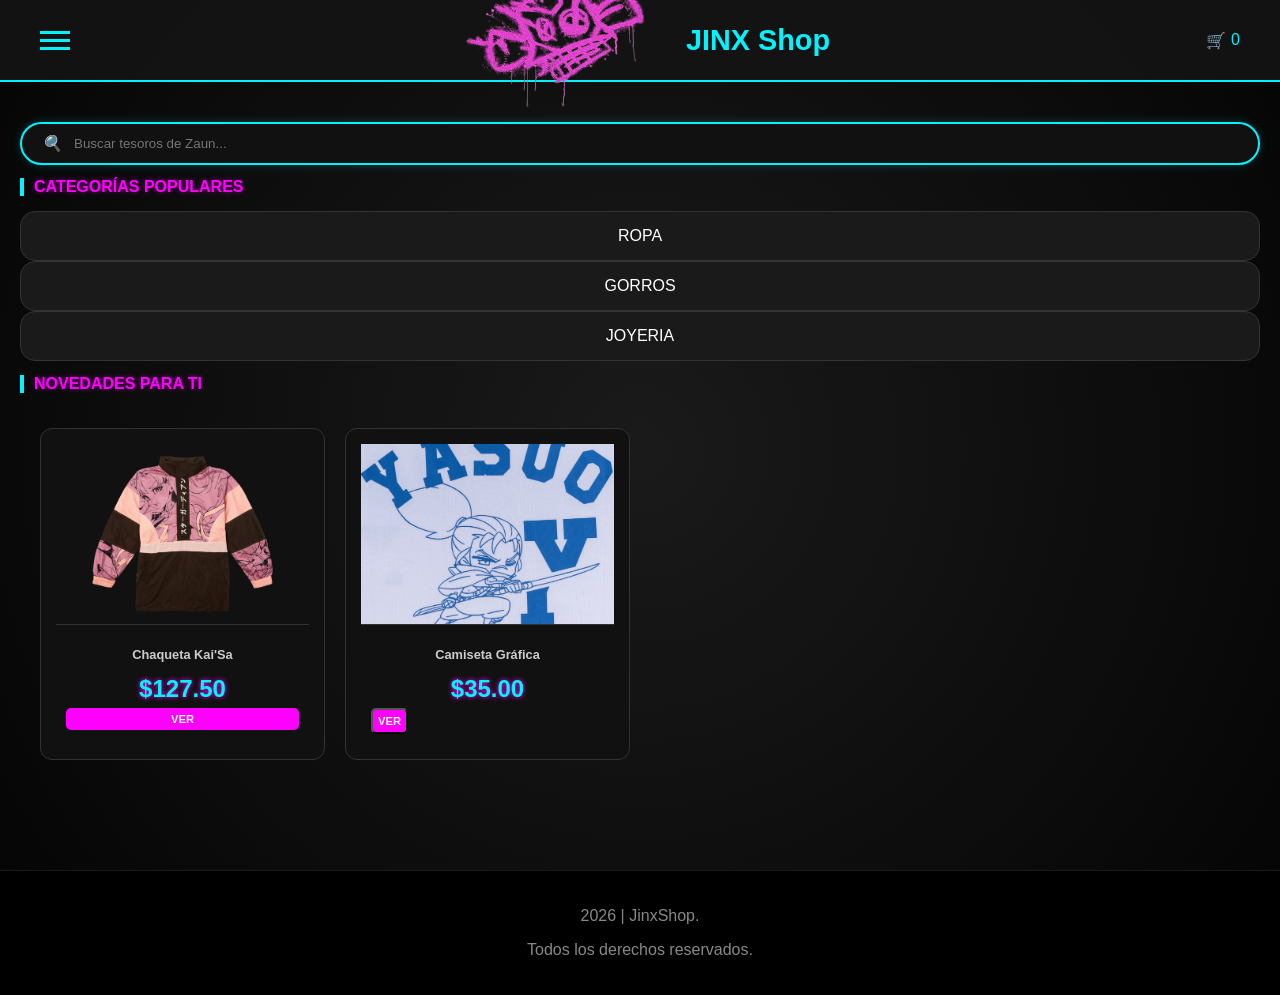
<file: index.html>
<!DOCTYPE html>
<html lang="es">
<head>
    <meta charset="UTF-8">
    <meta name="viewport" content="width=device-width, initial-scale=1.0">
    <title>CampusJinx - Shop</title>
    <link rel="stylesheet" href="css/base.css">
    <link rel="stylesheet" href="css/components.css">
    <link rel="stylesheet" href="css/layout.css">
    <link rel="stylesheet" href="css/responsive.css">
</head>
<body>

    <header class="main-header">
    <div class="header-container">
        <input type="checkbox" id="menu-toggle" class="menu-checkbox">

    <label for="menu-toggle" class="hamburger-btn">
    <span></span>
    <span></span>
    <span></span>
    </label>
    <nav class="side-menu">...</nav>

        <nav class="side-menu">
            <ul>
                <li><a href="index.html">Inicio</a></li>
                <li><a href="carrito.html">Carrito</a></li>
                <li><a href="catalogo.html">Catálogo</a></li>
                <li><a href="checkout.html">Checkout</a></li>
                <li><a href="perfil.html">Perfil</a></li>
                <li><a href="preguntas_frecuentes.html">FAQ</a></li>

            </ul>
        </nav>

        <div class="logo-container">
            <img src="img/logo-jinx.png" alt="Logo" class="logo-icon">
            <h1 class="logo-text">JINX <span class="flicker">Shop</span></h1>
        </div>
    
        <div class="header-right">
    <a href="vacio.html" class="cart-main-button">
        <span class="cart-icon">🛒</span>
        <span class="cart-number">0</span>
    </a>
</div>

    </header>

    <main class="content">
                <section class="search-section">
            <div class="search-container">
                <i class="search-icon">🔍</i>
                <input type="text" class="jinx-search" placeholder="Buscar tesoros de Zaun...">
            </div>
        </section>

        <section class="categories-section">
            <h2 class="neon-subtitle">CATEGORÍAS POPULARES</h2>
            <div class="categories-grid">
                <div class="category-card">
                    <span>ROPA</span>
                </div>
                <div class="category-card">
                    <span>GORROS</span>
                </div>
                <div class="category-card">
                    <span>JOYERIA</span>
                </div>
            </div>
        </section>

        <section class="products-section">
            <h2 class="neon-subtitle">NOVEDADES PARA TI</h2>
            <div class="products-grid">
                
                <article class="product-card">
                    <div class="image-box">
                        <img src="img/chaqueta1.webp" alt="Chaqueta">
                    </div>
                    <div class="card-content">
                        <h3>Chaqueta Kai'Sa</h3>
                        <p class="price">$127.50</p>
                        <a href="producto.html" class="btn-neon-mini">VER</a>
                    </div>
                </article>

                <article class="product-card">
                    <div class="image-box">
                        <img src="img/yasuo1.webp" alt="Camiseta">
                    </div>
                    <div class="card-content">
                        <h3>Camiseta Gráfica</h3>
                        <p class="price">$35.00</p>
                        <button class="btn-neon-mini">VER</button>
                    </div>
                </article>

            </div>
        </section>
        </main>

    <footer class="main-footer">
        <p>2026 | JinxShop.</p>
        <p>Todos los derechos reservados.</p>
    </footer>

</body>
</html>
</file>
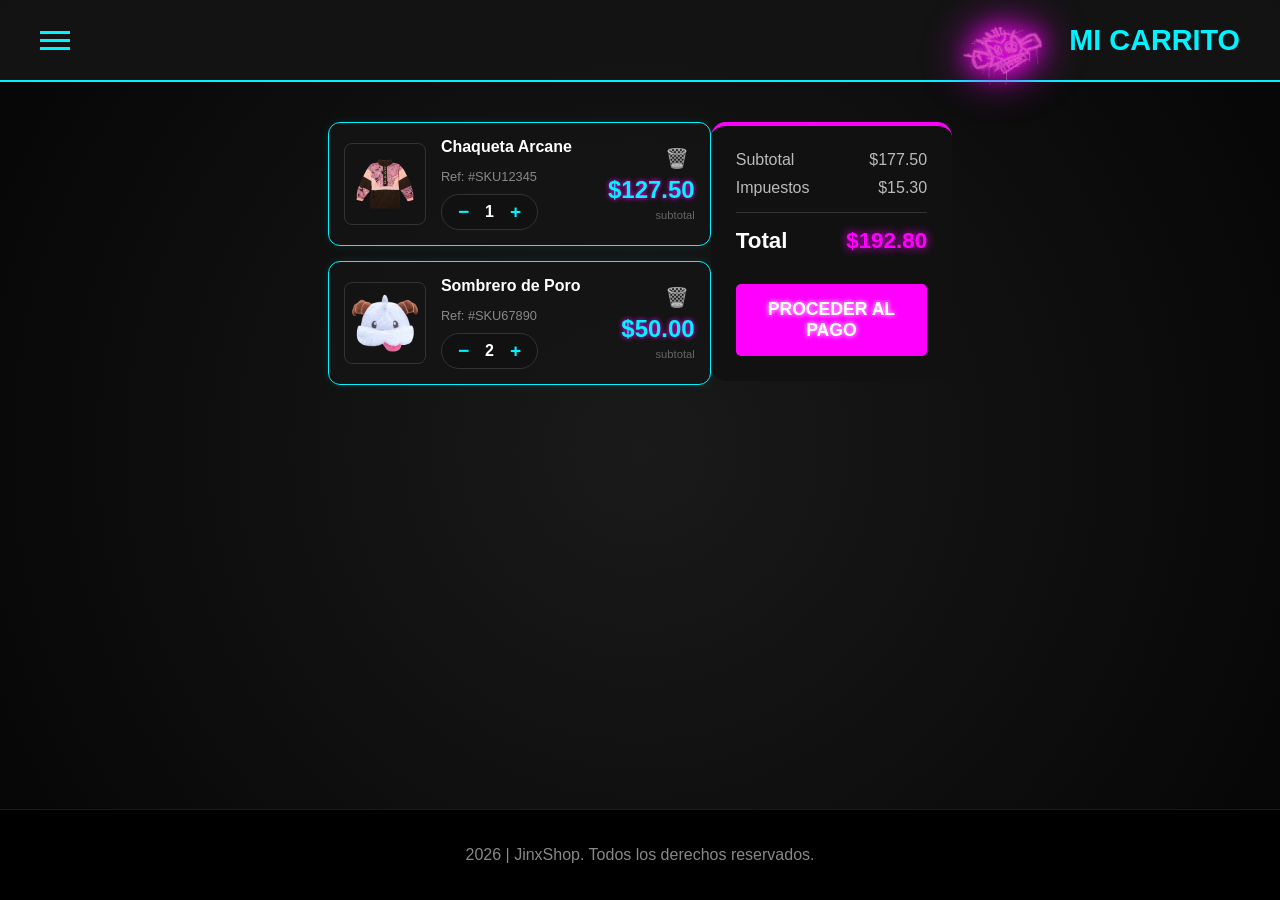
<file: carrito.html>
<!DOCTYPE html>
<html lang="es">
<head>
    <meta charset="UTF-8">
    <meta name="viewport" content="width=device-width, initial-scale=1.0">
    <title>Tu Botín | JINX SHOP</title>
    <link rel="stylesheet" href="css/base.css">
    <link rel="stylesheet" href="css/layout.css">
    <link rel="stylesheet" href="css/components.css">
</head>
<body>
    <header class="main-header">
        <div class="header-container">
            <input type="checkbox" id="menu-toggle" class="menu-checkbox">
            <label for="menu-toggle" class="hamburger-btn"><span></span><span></span><span></span></label>
            <nav class="side-menu">
                <ul>
                    <li><a href="index.html">🏠 Inicio</a></li>
                    <li><a href="catalogo.html">📂 Catálogo</a></li>
                    <li><a href="carrito.html">🛒 Carrito</a></li>
                    <li><a href="perfil.html">👤 Perfil</a></li>
                </ul>
            </nav>
            <div class="logo-container">
                <img src="img/logo-jinx.png" class="logo-img" alt="Logo">
                <h1 class="logo-text">MI <span class="flicker">CARRITO</span></h1>
            </div>
        </div>
    </header>

    <main class="content cart-layout">
        <section class="cart-items">
            <div class="cart-item">
                <img src="img/chaqueta1.webp" class="cart-item-img">
                <div class="cart-item-info">
                    <h4>Chaqueta Arcane</h4>
                    <p class="ref">Ref: #SKU12345</p>
                    <div class="cart-qty">
                        <button class="qty-btn">−</button>
                        <span class="qty-num">1</span>
                        <button class="qty-btn">+</button>
                    </div>
                </div>
                <div class="cart-item-price">
                    <button class="delete-btn">🗑️</button>
                    <p class="price">$127.50</p>
                    <span class="subtotal-label">subtotal</span>
                </div>
            </div>

            <div class="cart-item">
                <img src="img/poro1.webp" class="cart-item-img">
                <div class="cart-item-info">
                    <h4>Sombrero de Poro</h4>
                    <p class="ref">Ref: #SKU67890</p>
                    <div class="cart-qty">
                        <button class="qty-btn">−</button>
                        <span class="qty-num">2</span>
                        <button class="qty-btn">+</button>
                    </div>
                </div>
                <div class="cart-item-price">
                    <button class="delete-btn">🗑️</button>
                    <p class="price">$50.00</p>
                    <span class="subtotal-label">subtotal</span>
                </div>
            </div>
        </section>

        <aside class="cart-summary">
            <div class="summary-details">
                <div class="summary-line">
                    <span>Subtotal</span>
                    <span>$177.50</span>
                </div>
                <div class="summary-line">
                    <span>Impuestos</span>
                    <span>$15.30</span>
                </div>
                <hr class="summary-divider">
                <div class="summary-line total">
                    <span>Total</span>
                    <span class="total-price">$192.80</span>
                </div>
            </div>
            <button class="btn-jinx btn-pay">PROCEDER AL PAGO</button>
        </aside>
    </main>

    <footer class="main-footer">
        <p>2026 | JinxShop. Todos los derechos reservados.</p>
    </footer>
</body>
</html>
</file>
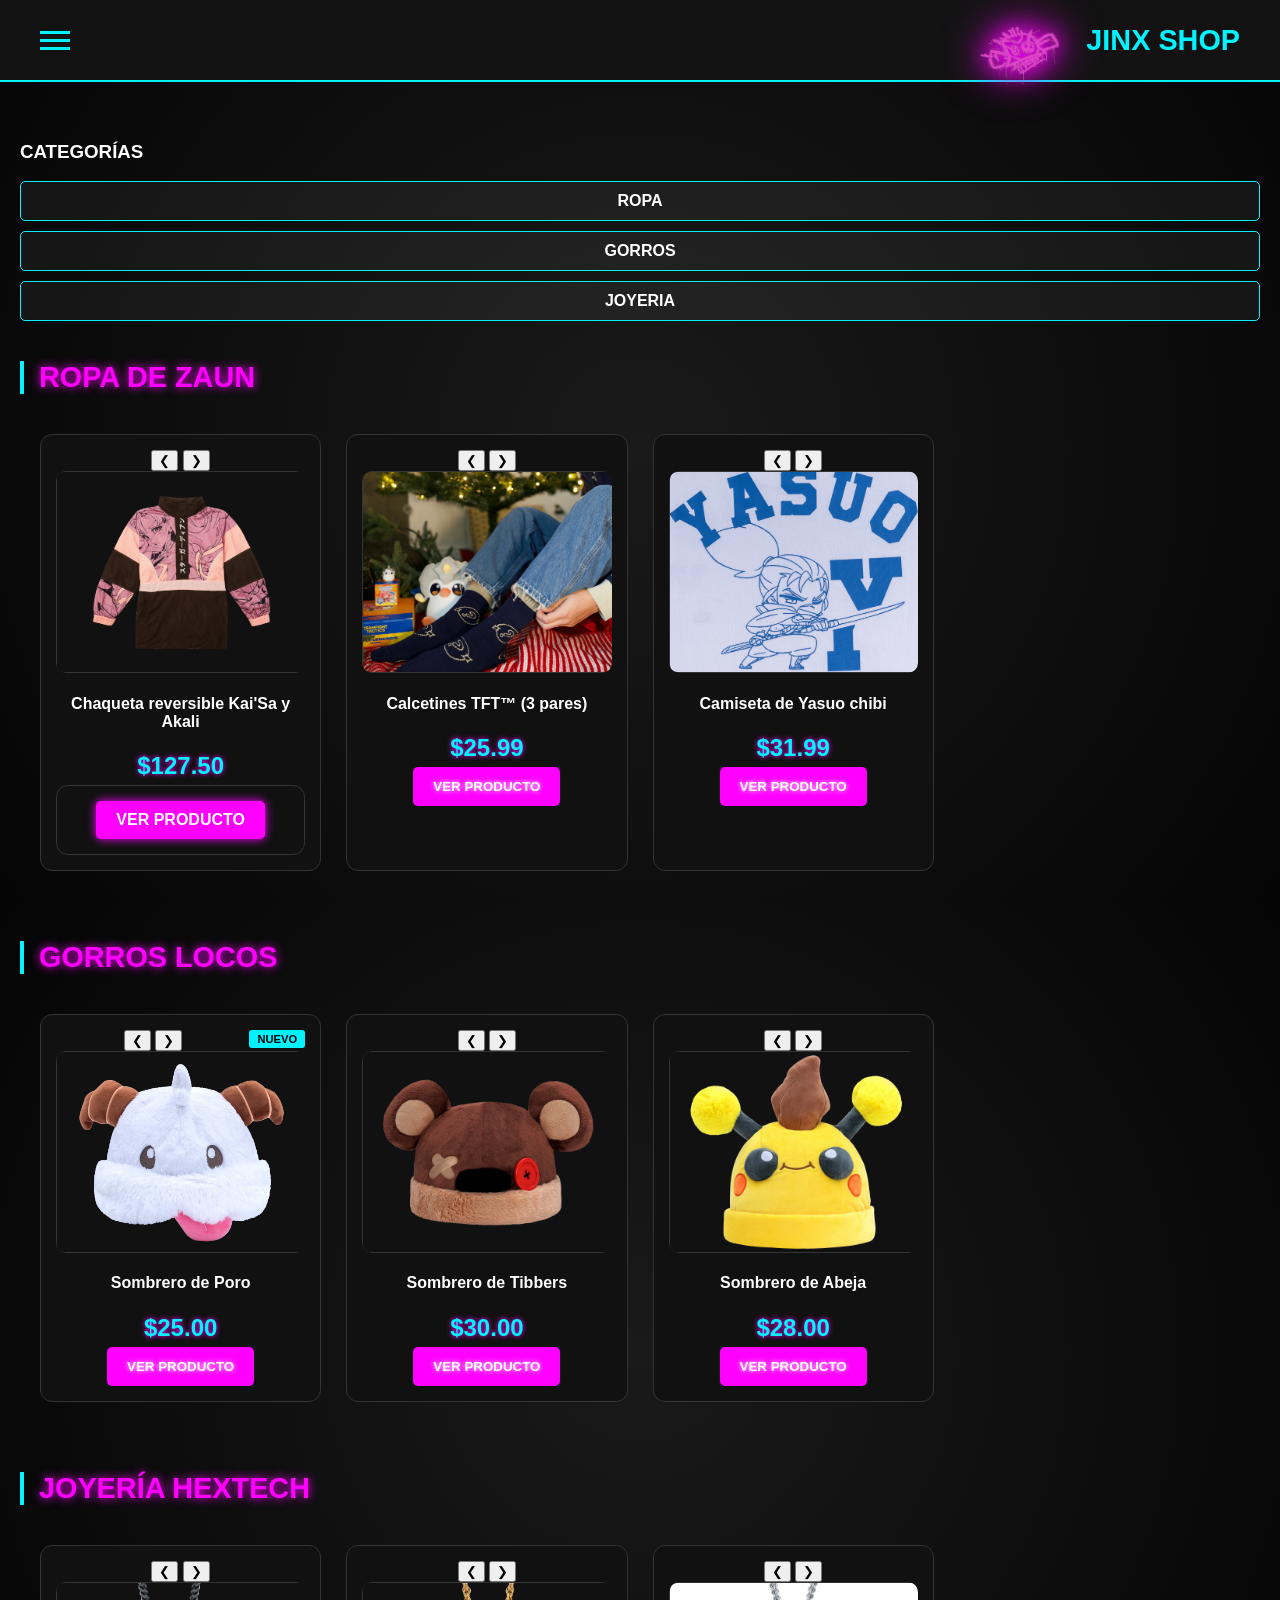
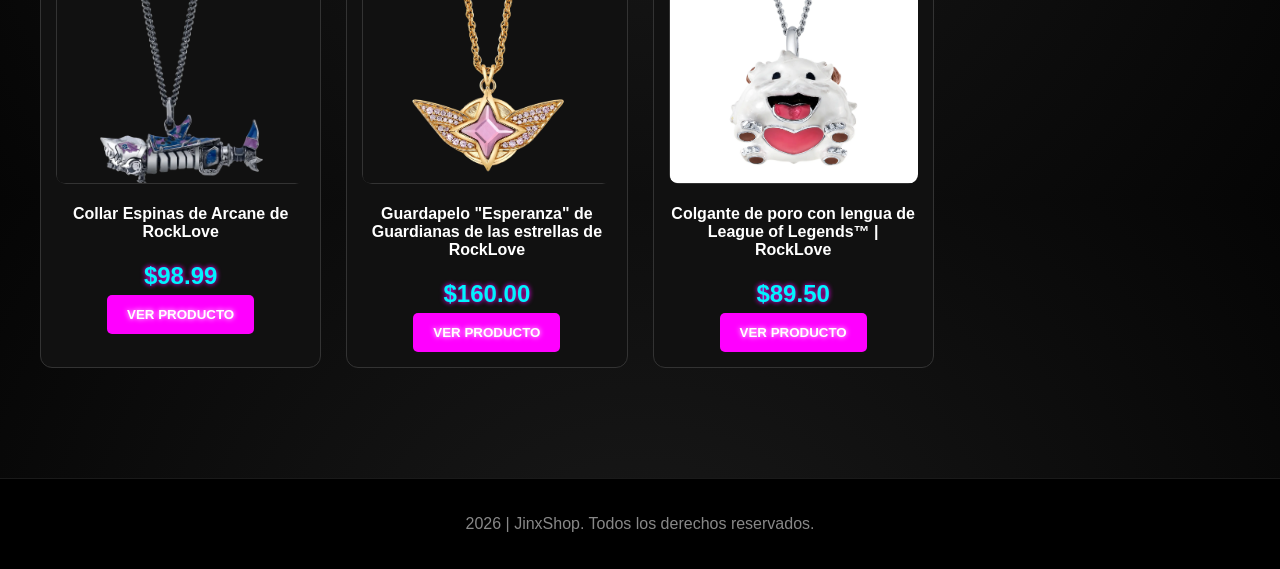
<file: catalogo.html>
<!DOCTYPE html>
<html lang="es">
<head>
    <meta charset="UTF-8">
    <meta name="viewport" content="width=device-width, initial-scale=1.0">
    <title>Arsenal | JINX SHOP</title>
    <link rel="stylesheet" href="css/base.css">
    <link rel="stylesheet" href="css/layout.css">
    <link rel="stylesheet" href="css/components.css">
</head>
<body>
    <header class="main-header">
        <div class="header-container">
            <input type="checkbox" id="menu-toggle" class="menu-checkbox">
            <label for="menu-toggle" class="hamburger-btn"><span></span><span></span><span></span></label>
            <nav class="side-menu">
                <ul>
                    <li><a href="index.html">🏠 Inicio</a></li>
                    <li><a href="catalogo.html">📂 Catálogo</a></li>
                    <li><a href="carrito.html">🛒 Carrito</a></li>
                    <li><a href="perfil.html">👤 Perfil</a></li>
                </ul>
            </nav>
            <div class="logo-container">
                <img src="img/logo-jinx.png" class="logo-img" alt="Logo">
                <h1 class="logo-text">JINX <span class="flicker">SHOP</span></h1>
            </div>
        </div>
    </header>

    <main class="content catalog-layout">
        <aside class="filters">
            <h3>CATEGORÍAS</h3>
            <div class="filter-group">
                <a href="#ropa" class="filter-link">ROPA</a>
                <a href="#gorros" class="filter-link">GORROS</a>
                <a href="#joyeria" class="filter-link">JOYERIA</a>
            </div>
        </aside>

        <div class="products-container">

<!-- ROPA -->

            <h2 id="ropa" class="section-title">ROPA DE ZAUN</h2>
            <section class="products-grid">

                <div class="product-card">
                    <div class="carousel-container">
                        <button class="nav-arrow btn-prev" onclick="this.parentElement.querySelector('.image-carousel').scrollBy({left: -200, behavior: 'smooth'})">❮</button>
                        <button class="nav-arrow btn-next" onclick="this.parentElement.querySelector('.image-carousel').scrollBy({left: 200, behavior: 'smooth'})">❯</button>
                        <div class="image-carousel">
                            <img src="img/chaqueta1.webp" alt="Ropa 1">
                            <img src="img/chaqueta2.webp" alt="Ropa 2">
                            <img src="img/chaqueta3.webp" alt="Ropa 3">
                            <img src="img/chaqueta4.webp" alt="Ropa 4">
                        </div>
                    </div>
                    <h4>Chaqueta reversible Kai'Sa y Akali</h4>
                    <p class="price">$127.50</p>
                    <div class="product-card">
                        <a href="producto.html" class="btn-ver-producto">VER PRODUCTO</a>
                    </div>
                </div>

                <div class="product-card">
                    <div class="carousel-container">
                        <button class="nav-arrow btn-prev" onclick="this.parentElement.querySelector('.image-carousel').scrollBy({left: -200, behavior: 'smooth'})">❮</button>
                        <button class="nav-arrow btn-next" onclick="this.parentElement.querySelector('.image-carousel').scrollBy({left: 200, behavior: 'smooth'})">❯</button>
                        <div class="image-carousel">
                            <img src="img/calcetas1.webp" alt="Ropa 1">
                            <img src="img/calcetas2.webp" alt="Ropa 2">
                            <img src="img/calcetas3.webp" alt="Ropa 3">
                        </div>
                    </div>
                    <h4>Calcetines TFT™ (3 pares)</h4>
                    <p class="price">$25.99</p>
                    <button class="btn-jinx">VER PRODUCTO</button>
                </div>

                <div class="product-card">
                    <div class="carousel-container">
                        <button class="nav-arrow btn-prev" onclick="this.parentElement.querySelector('.image-carousel').scrollBy({left: -200, behavior: 'smooth'})">❮</button>
                        <button class="nav-arrow btn-next" onclick="this.parentElement.querySelector('.image-carousel').scrollBy({left: 200, behavior: 'smooth'})">❯</button>
                        <div class="image-carousel">
                            <img src="img/yasuo1.webp" alt="Ropa 1">
                            <img src="img/yasuo2.webp" alt="Ropa 2">
                            <img src="img/yasuo3.webp" alt="Ropa 3">
                        </div>
                    </div>
                    <h4>Camiseta de Yasuo chibi</h4>
                    <p class="price">$31.99</p>
                    <button class="btn-jinx">VER PRODUCTO</button>
                </div>

            </section>

<!-- gorros -->

            <h2 id="gorros" class="section-title">GORROS LOCOS</h2>
            <section class="products-grid">
                <div class="product-card">
                    <span class="badge">NUEVO</span>
                    <div class="carousel-container">
                        <button class="nav-arrow btn-prev" onclick="this.parentElement.querySelector('.image-carousel').scrollBy({left: -200, behavior: 'smooth'})">❮</button>
                        <button class="nav-arrow btn-next" onclick="this.parentElement.querySelector('.image-carousel').scrollBy({left: 200, behavior: 'smooth'})">❯</button>
                        <div class="image-carousel">
                            <img src="img/poro1.webp" alt="Poro 1">
                            <img src="img/poro2.webp" alt="Poro 2">
                            <img src="img/poro3.webp" alt="Poro 3">
                        </div>
                    </div>
                    <h4>Sombrero de Poro</h4>
                    <p class="price">$25.00</p>
                    <button class="btn-jinx">VER PRODUCTO</button>
                </div>

                <div class="product-card">
                    <div class="carousel-container">
                        <button class="nav-arrow btn-prev" onclick="this.parentElement.querySelector('.image-carousel').scrollBy({left: -200, behavior: 'smooth'})">❮</button>
                        <button class="nav-arrow btn-next" onclick="this.parentElement.querySelector('.image-carousel').scrollBy({left: 200, behavior: 'smooth'})">❯</button>
                        <div class="image-carousel">
                            <img src="img/tibbers1.webp" alt="Oso 1">
                            <img src="img/tibbers2.webp" alt="Oso 2">
                            <img src="img/tibbers3.webp" alt="Oso 3">
                        </div>
                    </div>
                    <h4>Sombrero de Tibbers</h4>
                    <p class="price">$30.00</p>
                    <button class="btn-jinx">VER PRODUCTO</button>
                </div>

                <div class="product-card">
                    <div class="carousel-container">
                        <button class="nav-arrow btn-prev" onclick="this.parentElement.querySelector('.image-carousel').scrollBy({left: -200, behavior: 'smooth'})">❮</button>
                        <button class="nav-arrow btn-next" onclick="this.parentElement.querySelector('.image-carousel').scrollBy({left: 200, behavior: 'smooth'})">❯</button>
                        <div class="image-carousel">
                            <img src="img/abeja1.webp" alt="Abeja 1">
                            <img src="img/abeja2.webp" alt="Abeja 2">
                            <img src="img/abeja3.webp" alt="Abeja 3">
                        </div>
                    </div>
                    <h4>Sombrero de Abeja</h4>
                    <p class="price">$28.00</p>
                    <button class="btn-jinx">VER PRODUCTO</button>
                </div>
            </section>

<!-- joyeria -->

            <h2 id="joyeria" class="section-title">JOYERÍA HEXTECH</h2>
            <section class="products-grid">

                <div class="product-card">
                    <div class="carousel-container">
                        <button class="nav-arrow btn-prev" onclick="this.parentElement.querySelector('.image-carousel').scrollBy({left: -200, behavior: 'smooth'})">❮</button>
                        <button class="nav-arrow btn-next" onclick="this.parentElement.querySelector('.image-carousel').scrollBy({left: 200, behavior: 'smooth'})">❯</button>
                        <div class="image-carousel">
                            <img src="img/joya1.webp" alt="Joya 1 - Vista 1">
                            <img src="img/joya2.webp" alt="Joya 1 - Vista 2">
                            <img src="img/joya3.webp" alt="Joya 1 - Vista 3">
                        </div>
                    </div>
                    <h4>Collar Espinas de Arcane de RockLove</h4>
                    <p class="price">$98.99</p>
                    <button class="btn-jinx">VER PRODUCTO</button>
                </div>

                <div class="product-card">
                    <div class="carousel-container">
                        <button class="nav-arrow btn-prev" onclick="this.parentElement.querySelector('.image-carousel').scrollBy({left: -200, behavior: 'smooth'})">❮</button>
                        <button class="nav-arrow btn-next" onclick="this.parentElement.querySelector('.image-carousel').scrollBy({left: 200, behavior: 'smooth'})">❯</button>
                        <div class="image-carousel">
                            <img src="img/collarestelar1.webp" alt="Joya 2 - Vista 1">
                            <img src="img/collarestelar2.webp" alt="Joya 2 - Vista 2">
                            <img src="img/collarestelar3.webp" alt="Joya 2 - Vista 3">
                        </div>
                    </div>
                    <h4>Guardapelo "Esperanza" de Guardianas de las estrellas de RockLove</h4>
                    <p class="price">$160.00</p>
                    <button class="btn-jinx">VER PRODUCTO</button>
                </div>

                <div class="product-card">
                    <div class="carousel-container">
                        <button class="nav-arrow btn-prev" onclick="this.parentElement.querySelector('.image-carousel').scrollBy({left: -200, behavior: 'smooth'})">❮</button>
                        <button class="nav-arrow btn-next" onclick="this.parentElement.querySelector('.image-carousel').scrollBy({left: 200, behavior: 'smooth'})">❯</button>
                        <div class="image-carousel">
                            <img src="img/porocollar1.webp" alt="Joya 3 - Vista 1">
                            <img src="img/porocollar2.webp" alt="Joya 3 - Vista 2">
                            <img src="img/porocollar3.webp" alt="Joya 3 - Vista 3">
                        </div>
                    </div>
                    <h4>Colgante de poro con lengua de League of Legends™ | RockLove</h4>
                    <p class="price">$89.50</p>
                    <button class="btn-jinx">VER PRODUCTO</button>
                </div>

            </section>

            
        </div>
    </main>

    <footer class="main-footer">
        <p>2026 | JinxShop. Todos los derechos reservados.</p>
    </footer>
</body>
</html>
</file>
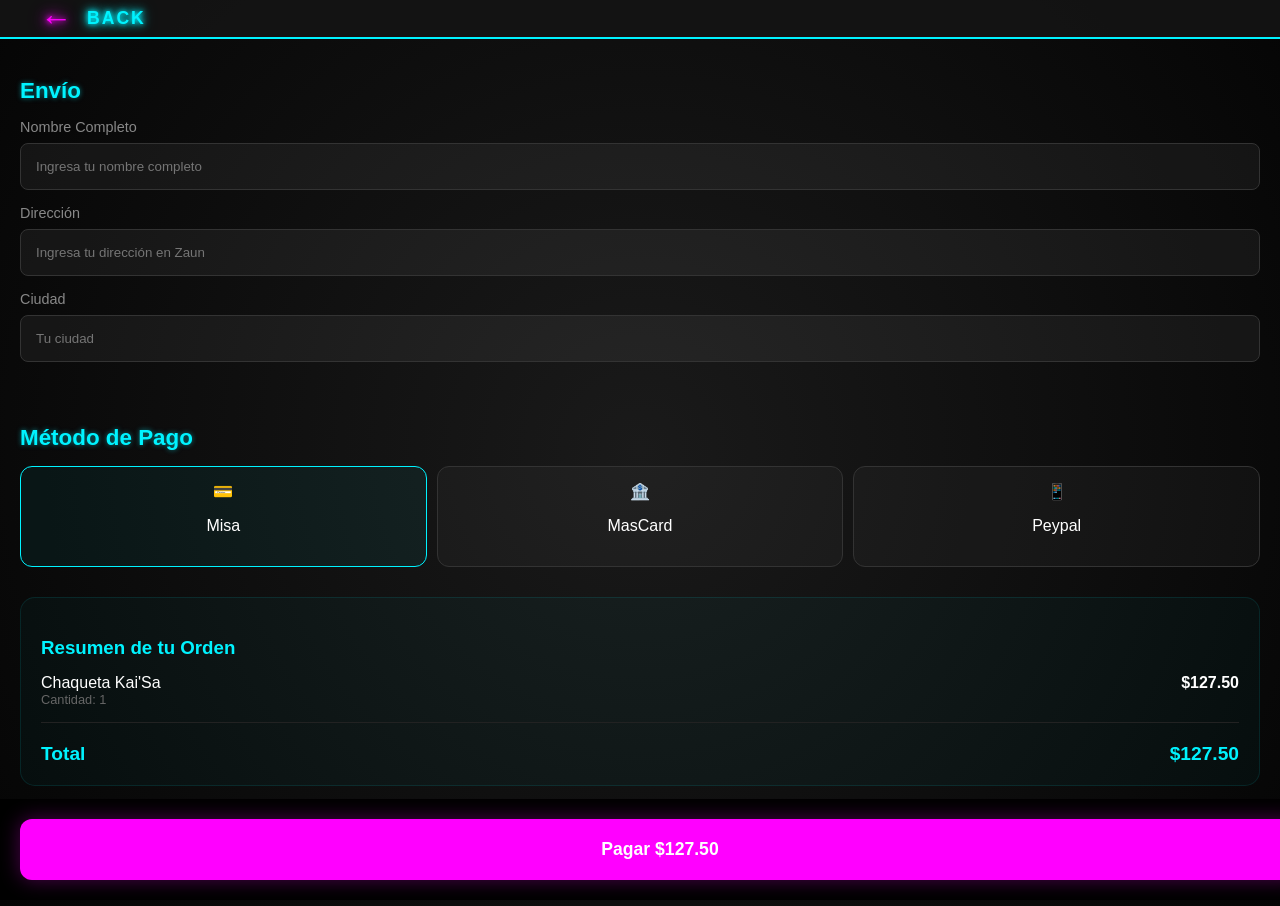
<file: checkout.html>
<!DOCTYPE html>
<html lang="es">
<head>
    <meta charset="UTF-8">
    <meta name="viewport" content="width=device-width, initial-scale=1.0">
    <title>Finalizar Compra | JINX Shop</title>
    <link rel="stylesheet" href="css/base.css">
    <link rel="stylesheet" href="css/components.css">
    <link rel="stylesheet" href="css/layout.css">
</head>
<body class="dark-theme">

    <header class="main-header">
        <div class="header-container">

            <div class="header-right">
    <a href="index.html" class="jinx-back-button">
        <div class="arrow-container">
            <span class="arrow-icon neon-text-pink flicker-slow">←</span>
        </div>
        <span class="back-text neon-text-cyan">BACK</span>
    </a>
    
</div>
        </div>
    </header>

    <main class="checkout-container">
        <section class="checkout-section">
            <h2 class="section-neon-title">Envío</h2>
            <div class="form-group">
                <label>Nombre Completo</label>
                <input type="text" placeholder="Ingresa tu nombre completo" class="jinx-input">
            </div>
            <div class="form-group">
                <label>Dirección</label>
                <input type="text" placeholder="Ingresa tu dirección en Zaun" class="jinx-input">
            </div>
            <div class="form-group">
                <label>Ciudad</label>
                <input type="text" placeholder="Tu ciudad" class="jinx-input">
            </div>
        </section>

        <section class="checkout-section">
            <h2 class="section-neon-title">Método de Pago</h2>
            <div class="payment-grid">
                <div class="payment-card active">
                    <span class="icon">💳</span>
                    <p>Misa</p>
                </div>
                <div class="payment-card">
                    <span class="icon">🏦</span>
                    <p>MasCard</p>
                </div>
                <div class="payment-card">
                    <span class="icon">📱</span>
                    <p>Peypal</p>
                </div>
            </div>
        </section>

        <section class="order-summary-box">
            <h3 class="summary-title">Resumen de tu Orden</h3>
            
            <div class="summary-item">
                <div class="item-info">
                    <p class="item-name">Chaqueta Kai'Sa</p>
                    <p class="item-qty">Cantidad: 1</p>
                </div>
                <span class="item-price">$127.50</span>
            </div>

            <div class="summary-total">
                <span>Total</span>
                <span class="total-amount">$127.50</span>
            </div>
        </section>

        <footer class="checkout-footer">
            <button class="btn-pay-neon">Pagar $127.50</button>
        </footer>
    </main>

</body>
</html>
</file>
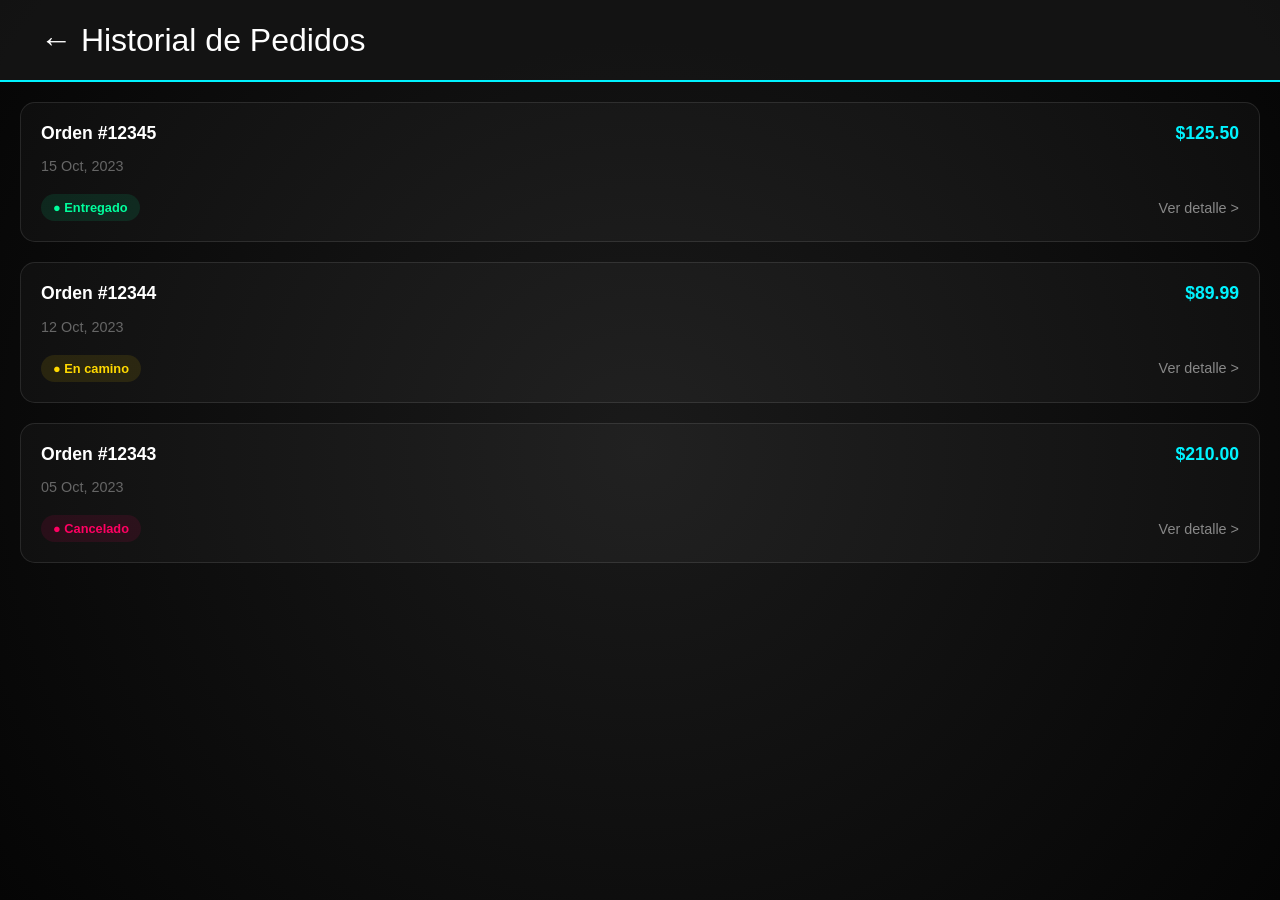
<file: historial.html>
<!DOCTYPE html>
<html lang="es">
<head>
    <meta charset="UTF-8">
    <meta name="viewport" content="width=device-width, initial-scale=1.0">
    <title>Historial de Pedidos | JINX Shop</title>
    <link rel="stylesheet" href="css/base.css">
    <link rel="stylesheet" href="css/components.css">
    <link rel="stylesheet" href="css/layout.css">
</head>
<body class="dark-theme">

    <header class="main-header">
        <div class="header-container">
            <a href="perfil.html" class="back-link">← Historial de Pedidos</a>
        </div>
    </header>

    <main class="history-container">
        <div class="order-card border-green">
            <div class="order-header">
                <h3>Orden #12345</h3>
                <span class="order-price">$125.50</span>
            </div>
            <p class="order-date">15 Oct, 2023</p>
            <div class="order-footer">
                <span class="status status-delivered">● Entregado</span>
                <a href="#" class="btn-detail">Ver detalle ></a>
            </div>
        </div>

        <div class="order-card border-yellow">
            <div class="order-header">
                <h3>Orden #12344</h3>
                <span class="order-price">$89.99</span>
            </div>
            <p class="order-date">12 Oct, 2023</p>
            <div class="order-footer">
                <span class="status status-shipping">● En camino</span>
                <a href="#" class="btn-detail">Ver detalle ></a>
            </div>
        </div>

        <div class="order-card border-red">
            <div class="order-header">
                <h3>Orden #12343</h3>
                <span class="order-price">$210.00</span>
            </div>
            <p class="order-date">05 Oct, 2023</p>
            <div class="order-footer">
                <span class="status status-cancelled">● Cancelado</span>
                <a href="#" class="btn-detail">Ver detalle ></a>
            </div>
        </div>
    </main>


</body>
</html>
</file>
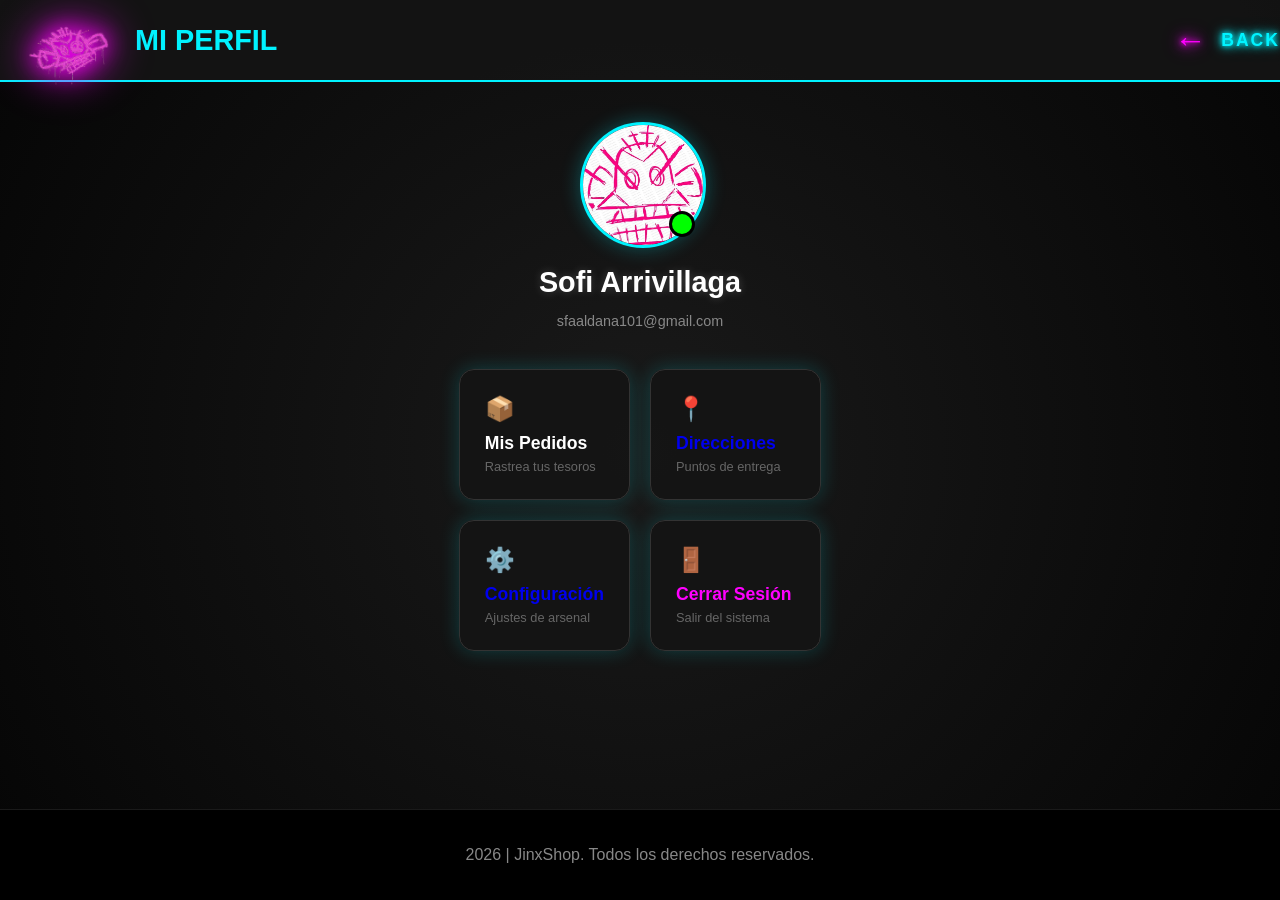
<file: perfil.html>
<!DOCTYPE html>
<html lang="es">
<head>
    <meta charset="UTF-8">
    <meta name="viewport" content="width=device-width, initial-scale=1.0">
    <title>Expediente | JINX SHOP</title>
    <link rel="stylesheet" href="css/base.css">
    <link rel="stylesheet" href="css/layout.css">
    <link rel="stylesheet" href="css/components.css">
</head>
<body>
    <header class="main-header">
        <div class="header-container">
            <div class="logo-container">
                <img src="img/logo-jinx.png" class="logo-img" alt="Logo">
                <h1 class="logo-text">MI <span class="flicker">PERFIL</span></h1>
            </div>
        </div>

        <div class="header-right">
            <a href="index.html" class="jinx-back-button">
                <div class="arrow-container">
                    <span class="arrow-icon neon-text-pink flicker-slow">←</span>
                </div>
                <span class="back-text neon-text-cyan">BACK</span>
            </a>
        </div>

    </header>

    <main class="content profile-container">
        <section class="profile-header">
            <div class="avatar-wrapper">
                <img src="img/fotoperfil.webp" alt="Foto de Perfil" class="profile-avatar">
                <div class="online-indicator"></div>
            </div>
            <h2 class="profile-name">Sofi Arrivillaga</h2>
            <p class="profile-email">sfaaldana101@gmail.com</p>
        </section>

        <section class="profile-menu-grid">
            <a href="historial.html" class="profile-option-link">
    <div class="profile-card">
        <div class="card-icon">📦</div>
        <h3 class="card-title">Mis Pedidos</h3>
        <p class="card-subtitle">Rastrea tus tesoros</p>
    </div>
</a>
            
            <a href="404.html" class="profile-card">
                <div class="card-icon">📍</div>
                <h3>Direcciones</h3>
                <p>Puntos de entrega</p>
            </a>

            <a href="404.html" class="profile-card">
                <div class="card-icon">⚙️</div>
                <h3>Configuración</h3>
                <p>Ajustes de arsenal</p>
            </a>

            <a href="404.html" class="profile-card logout">
                <div class="card-icon">🚪</div>
                <h3>Cerrar Sesión</h3>
                <p>Salir del sistema</p>
            </a>
        </section>
    </main>

    <footer class="main-footer">
        <p>2026 | JinxShop. Todos los derechos reservados.</p>
    </footer>
</body>
</html>
</file>
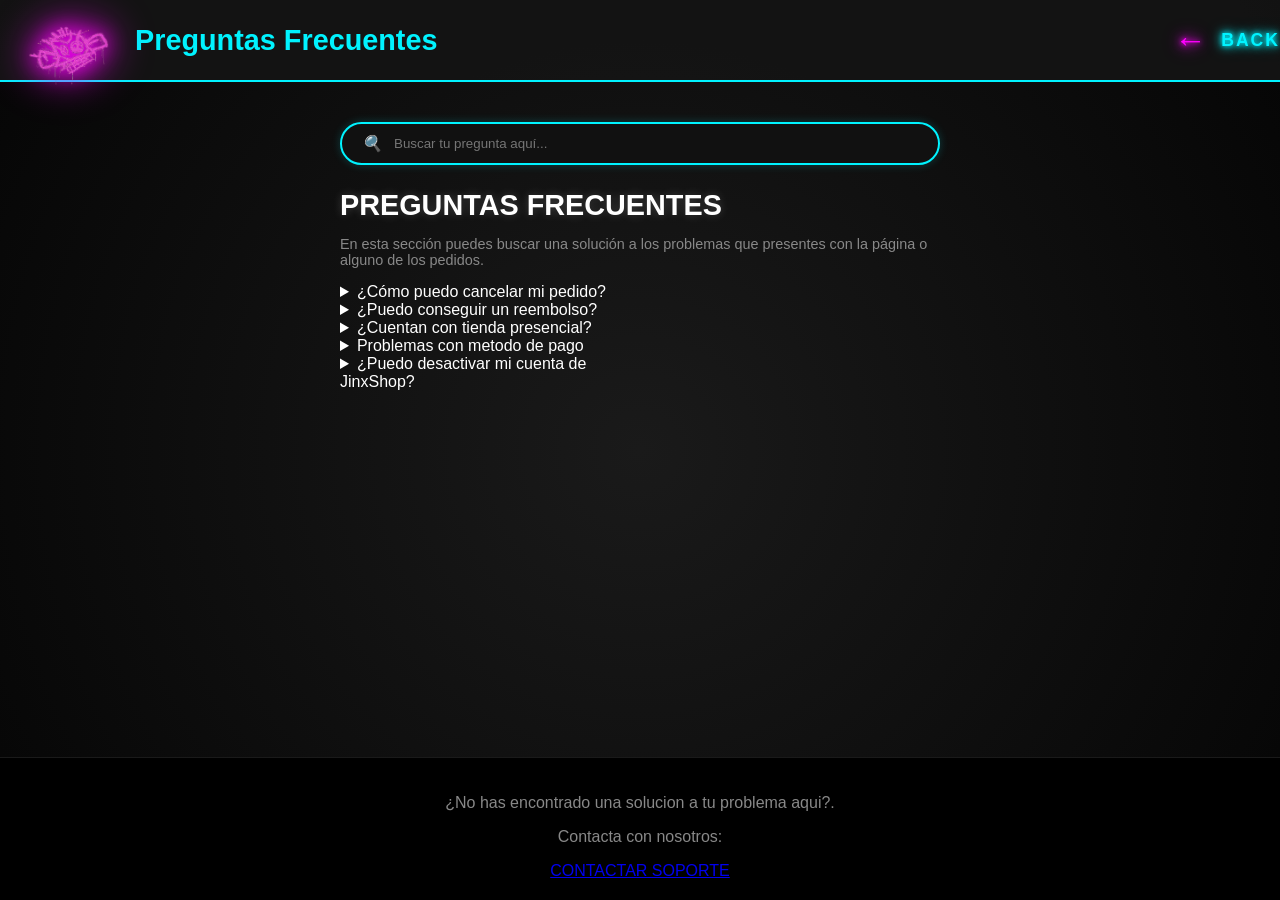
<file: preguntas_frecuentes.html>
<!DOCTYPE html>
<html lang="es">
<head>
    <meta charset="UTF-8">
    <meta name="viewport" content="width=device-width, initial-scale=1.0">
    <title>JinxShop | Preguntas Frecuentes</title>
    <link rel="stylesheet" href="css/base.css">
    <link rel="stylesheet" href="css/layout.css">
    <link rel="stylesheet" href="css/components.css">
</head>
<body>
    <header class="main-header">
        <div class="header-container">
            <div class="logo-container">
                <img src="img/logo-jinx.png" class="logo-img" alt="Logo">
                <h1 class="logo-text">Preguntas <span class="flicker">Frecuentes</span></h1>
            </div>
        </div>

        <div class="header-right">
            <a href="index.html" class="jinx-back-button">
                <div class="arrow-container">
                    <span class="arrow-icon neon-text-pink flicker-slow">←</span>
                </div>
                <span class="back-text neon-text-cyan">BACK</span>
            </a>
        </div>

    </header>

    <main class="content profile-container">

        <section class="search-section">
            <div class="search-container">
                <i class="search-icon">🔍</i>
                <input type="text" class="jinx-search" placeholder="Buscar tu pregunta aquí...">
            </div>
        </section>

        <section class="FAQ-header">
            <h2 class="profile-name">PREGUNTAS FRECUENTES</h2>
            <p class="profile-email">En esta sección puedes buscar una solución a los problemas que presentes con la página o alguno de los pedidos.</p>
        </section>

        <section class="profile-menu-grid">

        <section class="FAQ-section"    
            <div class="profile-card">
                <details>
                    <summary> ¿Cómo puedo cancelar mi pedido? </summary>
                    <p> Para cancelar tu pedido, solo debes seguir los siguientes pasos:
                        <strong> Perfil > Pedidos > Cancelar pedido</strong> y listo!
                </details>

                <details>
                    <summary> ¿Puedo conseguir un reembolso? </summary>
                    <p> Lamentablemente, al ser productos vendidos en linea, no podemos realizar reembolsos. </p>
                </details>

                <details>
                    <summary> ¿Cuentan con tienda presencial?</summary>
                    <p> En este momento no contamos con tienda presencial.</p>
                </details>

                <details>
                    <summary> Problemas con metodo de pago</summary>
                    <p> Si te tira error luego de cargar el pago, Por favor comunícate con tu banco.
                        Si el problema es porque la página no carga, te redirige a una pagina 404 o genera algun otro bug, Por favor, refresca la pagina y vuelve a intentar; Si el problema persiste, comunicate con el servicio al cliente.
                    </p>
                </details>

                <details>
                    <summary> ¿Puedo desactivar mi cuenta de JinxShop?</summary>
                    <p> Oww, ¿Porque quieres dejarnos?, Jinx se pondra muy triste.
                        Pero claro que puedes desactivarla, solo debes ir a <strong> Perfil > Opciones > Desactivar Cuenta </strong>
                    </p>
                </details>

            </div>
        </section>
 
    </main>

<footer class="main-footer">
    <p>¿No has encontrado una solucion a tu problema aqui?.</p>
    <p>Contacta con nosotros:</p>
    <a href="soporte.html">CONTACTAR SOPORTE</a>
</footer>

</body>
</html>
</file>
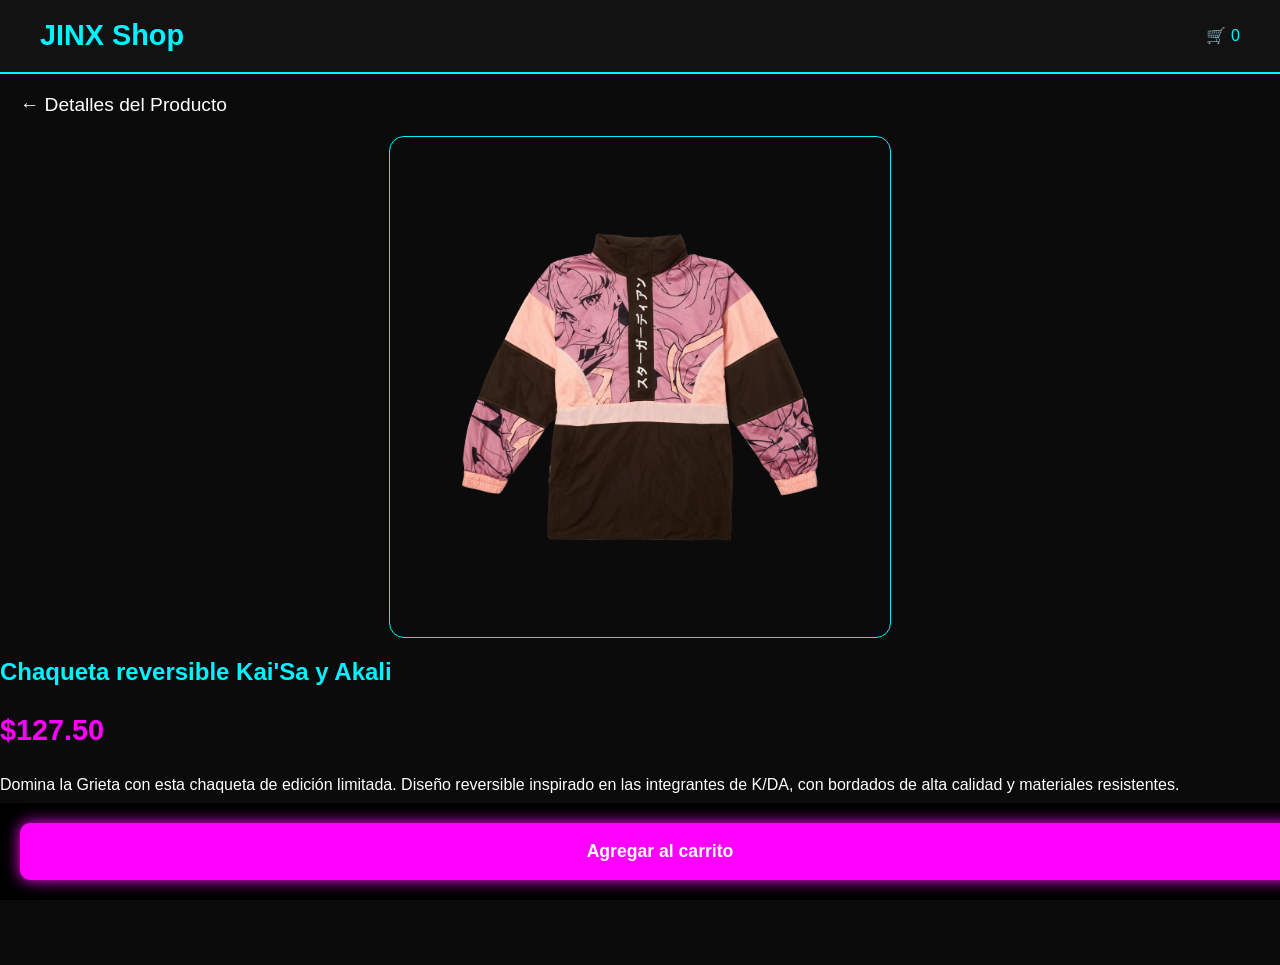
<file: producto.html>
<!DOCTYPE html>
<html lang="es">
<head>
    <meta charset="UTF-8">
    <meta name="viewport" content="width=device-width, initial-scale=1.0">
    <title>Chaqueta Kai'Sa y Akali | JINX Shop</title>
    <link rel="stylesheet" href="css/base.css">
    <link rel="stylesheet" href="css/components.css">
    <link rel="stylesheet" href="css/layout.css">
</head>
<body class="dark-theme">

    <header class="main-header">
        <div class="header-container">
            <div class="logo-container">
                <h1 class="logo-text">JINX <span class="flicker">Shop</span></h1>
            </div>
            <div class="header-right">
                <a href="vacio.html" class="cart-main-button">
                    <span class="cart-icon">🛒</span>
                    <span class="cart-number">0</span>
                </a>
            </div>
        </div>
    </header>

    <main class="product-page">
        <nav class="product-nav">
            <a href="catalogo.html" class="back-arrow">← Detalles del Producto</a>
        </nav>

        <section class="product-detail">
            <div class="product-image-container">
                <img src="img/chaqueta1.webp" alt="Chaqueta Reversible" class="main-img">
            </div>

            <div class="product-info">
                <h2 class="p-name">Chaqueta reversible Kai'Sa y Akali</h2>
                <p class="p-price">$127.50</p>
                <p class="p-description">
                    Domina la Grieta con esta chaqueta de edición limitada. Diseño reversible inspirado en las integrantes de K/DA, con bordados de alta calidad y materiales resistentes.
                </p>

                <div class="size-selector">
                    <span>Talla</span>
                    <div class="sizes">
                        <button>S</button>
                        <button class="active">M</button>
                        <button>L</button>
                    </div>
                </div>
            </div>
        </section>

        <footer class="product-footer">
            <button class="btn-add-to-cart">Agregar al carrito</button>
        </footer>
    </main>

</body>
</html>
</file>
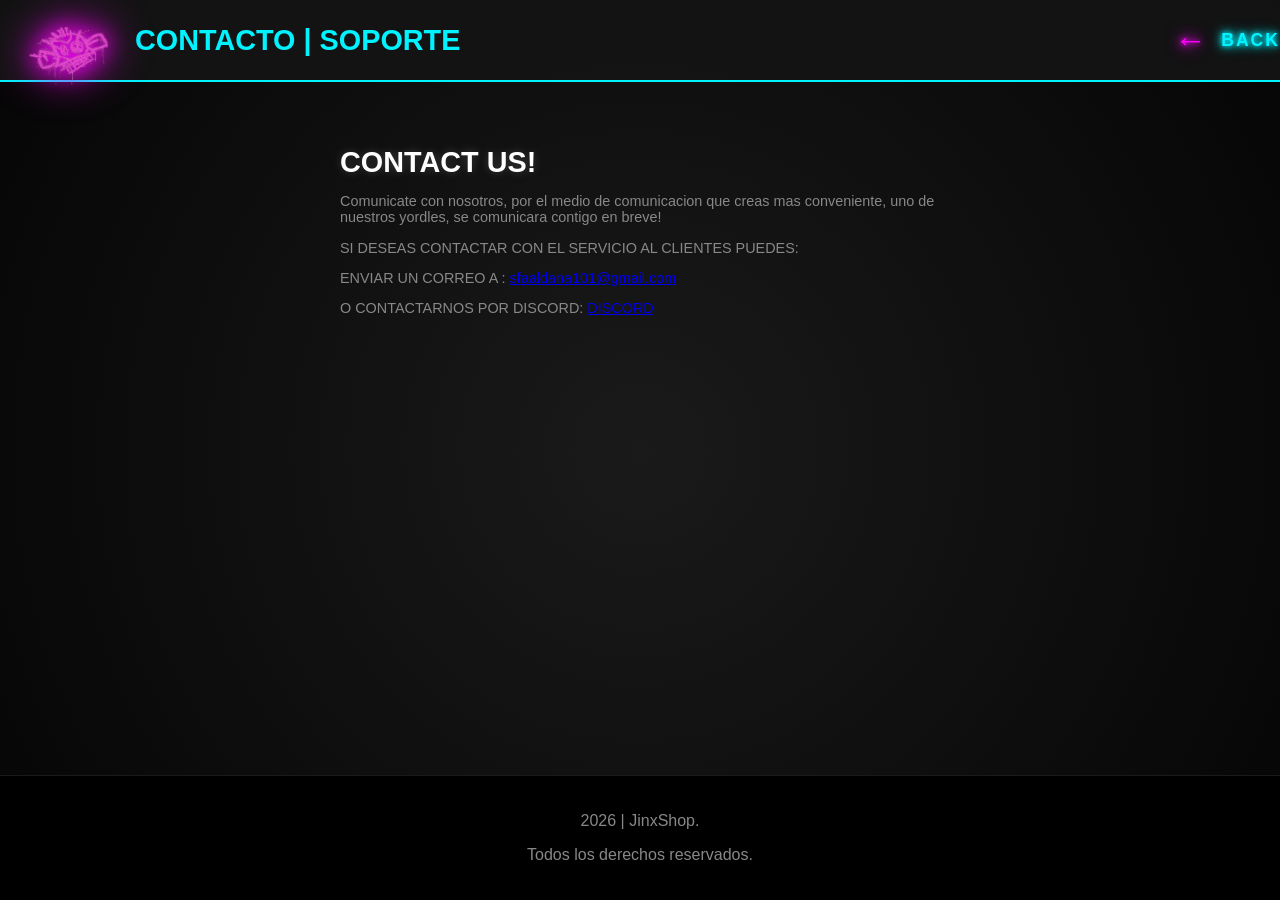
<file: soporte.html>
<!DOCTYPE html>
<html lang="es">
<head>
    <meta charset="UTF-8">
    <meta name="viewport" content="width=device-width, initial-scale=1.0">
    <title>JinxShop | Preguntas Frecuentes</title>
    <link rel="stylesheet" href="css/base.css">
    <link rel="stylesheet" href="css/layout.css">
    <link rel="stylesheet" href="css/components.css">
</head>
<body>
    <header class="main-header">
        <div class="header-container">
            <div class="logo-container">
                <img src="img/logo-jinx.png" class="logo-img" alt="Logo">
                <h1 class="logo-text"> CONTACTO |<span class="flicker"> SOPORTE</span></h1>
            </div>
        </div>

        <div class="header-right">
            <a href="preguntas_frecuentes.html" class="jinx-back-button">
                <div class="arrow-container">
                    <span class="arrow-icon neon-text-pink flicker-slow">←</span>
                </div>
                <span class="back-text neon-text-cyan">BACK</span>
            </a>
        </div>

    </header>

    <main class="content profile-container">
        <section class="FAQ-header">
            <h2 class="profile-name"> CONTACT US!</h2>
            <p class="profile-email">Comunicate con nosotros, por el medio de comunicacion que creas mas conveniente, uno de nuestros yordles, se comunicara contigo en breve!</p>
        </section>

        <section
            <div>

                <p class="profile-email">
                    SI DESEAS CONTACTAR CON EL SERVICIO AL CLIENTES PUEDES:
                </p>

                <p class="profile-email">
                    ENVIAR UN CORREO A :
                    <a href="#">sfaaldana101@gmail.com</a>
                </p>

                <p class="profile-email">
                    O CONTACTARNOS POR DISCORD:
                    <a href="#">DISCORD</a>
                </p>
                

            </div>
        </section>
 
    </main>

    <footer class="main-footer">
        <p>2026 | JinxShop.</p>
        <p>Todos los derechos reservados.</p>
    </footer>

</body>
</html>
</file>
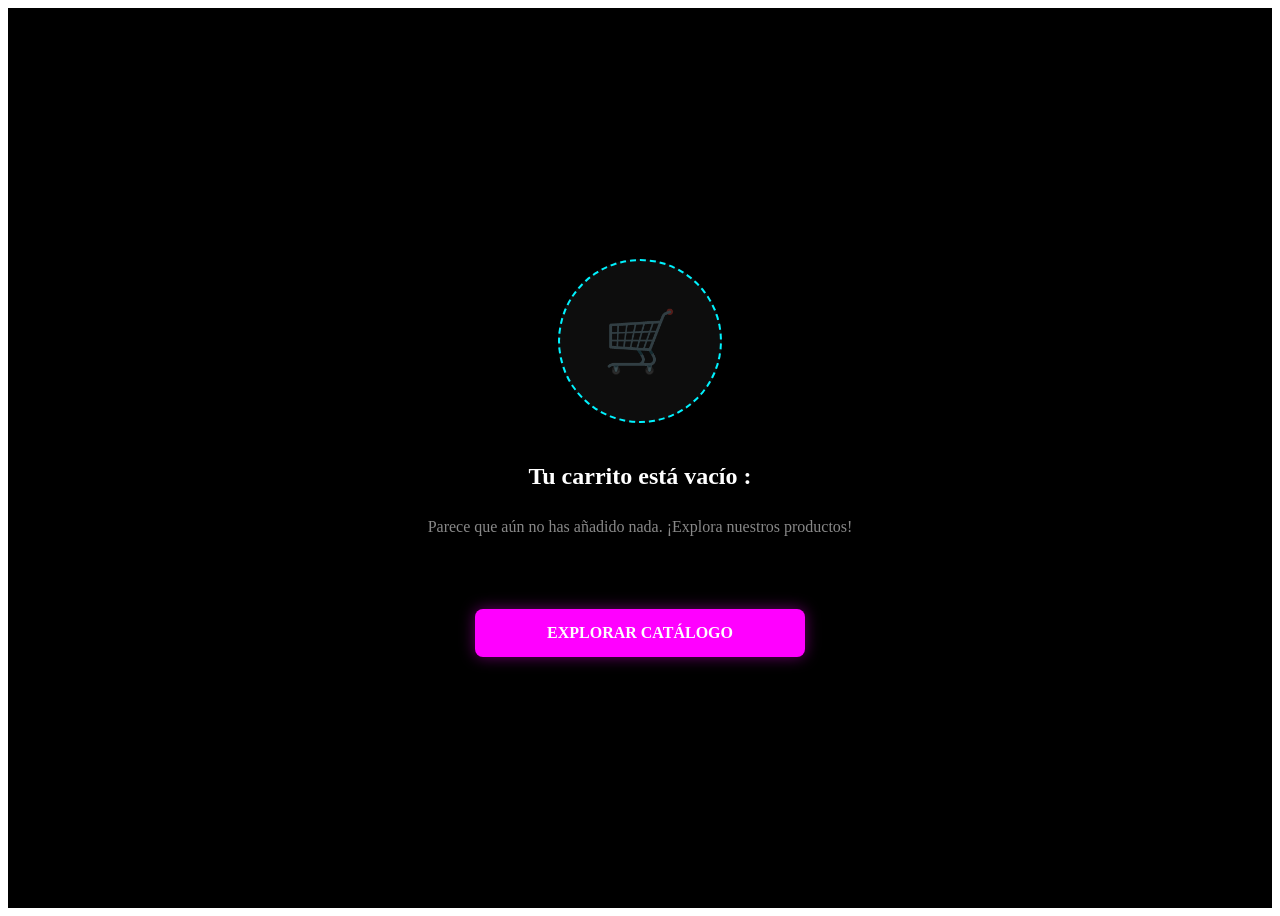
<file: vacio.html>
<!DOCTYPE html>
<html lang="es">
<head>
    <meta charset="UTF-8">
    <meta name="viewport" content="width=device-width, initial-scale=1.0">
    <title>Carrito Vacío | JINX SHOP</title>
    <link rel="stylesheet" href="css/components.css">
</head>
<body class="dark-theme">

    <main class="empty-wrapper">
        <div class="empty-circle">
            <span class="empty-icon-ghost">🛒</span>
        </div>

        <h2 class="empty-title">Tu carrito está vacío :</h2>
        <p class="empty-text">Parece que aún no has añadido nada. ¡Explora nuestros productos!</p>

        <div class="empty-footer">
            <a href="catalogo.html" class="btn-jinx-full">Explorar Catálogo</a>
        </div>
    </main>

</body>
</html>
</file>
<file: css/base.css>
/* base.css */
:root {
    --jinx-blue: #00f3ff;
    --jinx-pink: #ff00ff;
    --card-bg: rgba(20, 20, 20, 0.9);
    --bg-dark: #050505;
}

html, body {
    height: 100%;
    margin: 0;
    background-color: var(--bg-dark);
    background-image: radial-gradient(circle at center, #1a1a1a 0%, #050505 100%);
    color: white;
    font-family: sans-serif;
}

body {
    display: flex;
    flex-direction: column;
    min-height: 100vh;
}
</file>
<file: css/components.css>
.content {
    flex: 1;
    padding: 40px 20px;
}

.main-footer {
    background-color: #000;
    padding: 20px;
    text-align: center;
    color: #888;
    border-top: 1px solid #1a1a1a;
}

/* Estilo de los botones del menú */
.side-menu ul { list-style: none; padding: 0; display: flex; flex-direction: column; gap: 15px; }
.side-menu a {
    background-color: rgba(17, 17, 17, 0.8);
    color: white !important;
    padding: 12px;
    border-radius: 8px;
    text-decoration: none;
    border: 1px solid var(--jinx-blue);
    display: block;
    backdrop-filter: blur(5px);
}

/* clases para carrito y usuario*/
.profile-card, .cart-container {
    background: var(--card-bg);
    border: 2px solid var(--jinx-blue);
    padding: 25px;
    border-radius: 15px;
    box-shadow: 0 0 20px rgba(0, 243, 255, 0.2);
}

.btn-jinx {
    background: var(--jinx-pink);
    color: white;
    padding: 12px 20px;
    border: none;
    border-radius: 5px;
    font-weight: bold;
    cursor: pointer;
    text-shadow: 0 0 5px #fff;
}

/* catalogo */

.products-grid {
    display: grid;
    grid-template-columns: repeat(auto-fill, minmax(250px, 1fr));
    gap: 25px;
    padding: 20px;
}

.product-card {
    background: var(--card-bg);
    border: 1px solid var(--jinx-blue);
    border-radius: 15px;
    padding: 15px;
    text-align: center;
    transition: 0.3s;
    overflow: hidden;
}

.product-card:hover {
    box-shadow: 0 0 15px var(--jinx-blue);
    border-color: var(--jinx-pink);
}

/* Carrusel de imágenes deslizable */
.image-carousel {
    display: flex;
    overflow-x: auto;
    scroll-snap-type: x mandatory;
    gap: 10px;
    border-radius: 10px;
    margin-bottom: 15px;
    scrollbar-width: none;
}

.image-carousel::-webkit-scrollbar {
    display: none;
}

.image-carousel img {
    flex: 0 0 100%;
    scroll-snap-align: start;
    width: 100%;
    height: 200px;
    object-fit: cover;
    border-radius: 8px;
    border: 1px solid #333;
}

.price {
    color: var(--jinx-pink);
    font-size: 1.5rem;
    font-weight: bold;
    text-shadow: 0 0 5px var(--jinx-pink);
    margin: 10px 0;
}

.badge {
    background: var(--jinx-blue);
    color: black;
    font-weight: bold;
    padding: 3px 8px;
    font-size: 0.7rem;
    border-radius: 3px;
    float: right;
}

/* carrito*/
.cart-item {
    background: rgba(20, 20, 20, 0.8);
    border: 1px solid var(--jinx-blue);
    border-radius: 12px;
    display: flex;
    padding: 15px;
    gap: 15px;
    margin-bottom: 15px;
    align-items: center;
    box-shadow: 0 0 10px rgba(0, 243, 255, 0.1);
}

.cart-item-img {
    width: 80px;
    height: 80px;
    object-fit: cover;
    border-radius: 8px;
    border: 1px solid #333;
}

.cart-item-info { flex: 1; }
.cart-item-info h4 { color: white; margin: 0; }
.cart-item-info .ref { color: #888; font-size: 0.8rem; margin-bottom: 10px; }

/* Control de Cantidad */
.cart-qty {
    display: flex;
    align-items: center;
    gap: 10px;
    background: #111;
    width: fit-content;
    padding: 5px 10px;
    border-radius: 20px;
    border: 1px solid #333;
}

.qty-btn {
    background: none;
    border: none;
    color: var(--jinx-blue);
    cursor: pointer;
    font-size: 1.2rem;
    font-weight: bold;
}

.qty-num { color: white; font-weight: bold; }

/* Precios y Borrar */
.cart-item-price { text-align: right; }
.delete-btn {
    background: none;
    border: none;
    cursor: pointer;
    font-size: 1.2rem;
    filter: grayscale(1);
    transition: 0.3s;
}
.delete-btn:hover { filter: grayscale(0); transform: scale(1.1); }
.subtotal-label { color: #666; font-size: 0.7rem; display: block; }

/* Resumen de Pago */
.cart-summary {
    background: #111;
    padding: 25px;
    border-radius: 15px;
    border-top: 4px solid var(--jinx-pink);
}

.summary-line {
    display: flex;
    justify-content: space-between;
    margin-bottom: 10px;
    color: #bbb;
}

.summary-line.total {
    color: white;
    font-weight: bold;
    font-size: 1.4rem;
    margin-top: 15px;
}

.total-price { color: var(--jinx-pink); text-shadow: 0 0 10px var(--jinx-pink); }

.btn-pay {
    width: 100%;
    margin-top: 20px;
    padding: 15px;
    font-size: 1.1rem;
}

.summary-divider { border: 0; border-top: 1px solid #333; margin: 15px 0; }


/* ESTILO DE PERFIL */
.profile-container {
    max-width: 600px;
    margin: 40px auto;
    padding: 0 20px;
}

.profile-header {
    text-align: center;
    margin-bottom: 40px;
}

.avatar-wrapper {
    position: relative;
    width: 120px;
    height: 120px;
    margin: 0 auto 15px;
}

.profile-avatar {
    width: 100%;
    height: 100%;
    border-radius: 50%;
    border: 3px solid var(--jinx-blue);
    object-fit: cover;
    box-shadow: 0 0 20px rgba(0, 243, 255, 0.3);
}

.online-indicator {
    position: absolute;
    bottom: 5px;
    right: 5px;
    width: 20px;
    height: 20px;
    background: #00ff00;
    border: 3px solid #000;
    border-radius: 50%;
}

.profile-name {
    color: var(--text-white);
    font-size: 1.8rem;
    margin-bottom: 5px;
    text-shadow: 0 0 10px rgba(255, 255, 255, 0.2);
}

.profile-email {
    color: #888;
    font-size: 0.9rem;
}

.profile-menu-grid {
    display: grid;
    grid-template-columns: 1fr 1fr;
    gap: 20px;
}

.profile-card {
    background: rgba(20, 20, 20, 0.9);
    border: 1px solid #333;
    padding: 25px;
    border-radius: 15px;
    text-decoration: none;
    transition: all 0.3s ease;
    text-align: left;
}

.profile-card:hover {
    border-color: var(--jinx-blue);
    transform: translateY(-5px);
    box-shadow: 0 5px 15px rgba(0, 243, 255, 0.1);
}

.profile-card.logout:hover {
    border-color: var(--jinx-pink);
    box-shadow: 0 5px 15px rgba(255, 0, 255, 0.1);
}

.card-icon {
    font-size: 1.5rem;
    margin-bottom: 10px;
    display: block;
}

.profile-card h3 {
    color: var(--text-white);
    margin: 0 0 5px 0;
    font-size: 1.1rem;
}

.profile-card p {
    color: #666;
    font-size: 0.8rem;
    margin: 0;
}

.profile-card.logout h3 {
    color: var(--jinx-pink);
}


/* PANTALLA CARRITO VACÍO */
.empty-cart-wrapper {
    display: flex;
    justify-content: center;
    align-items: center;
    min-height: 70vh;
    text-align: center;
}

.empty-state {
    max-width: 400px;
    padding: 20px;
}

.empty-icon-container {
    position: relative;
    width: 180px;
    height: 180px;
    margin: 0 auto 30px;
    background: rgba(255, 255, 255, 0.05);
    border-radius: 50%;
    display: flex;
    justify-content: center;
    align-items: center;
}

.empty-illustration {
    width: 100px;
    height: auto;
    filter: drop-shadow(0 0 10px var(--jinx-pink));
    opacity: 0.7;
}

.neon-ring {
    position: absolute;
    width: 100%;
    height: 100%;
    border: 2px dashed var(--jinx-blue);
    border-radius: 50%;
    animation: rotate 10s linear infinite;
}

@keyframes rotate {
    from { transform: rotate(0deg); }
    to { transform: rotate(360deg); }
}

.empty-title {
    color: white;
    font-size: 1.5rem;
    margin-bottom: 10px;
}

.empty-text {
    color: #888;
    font-size: 1rem;
    margin-bottom: 40px;
    line-height: 1.4;
}

.btn-return {
    display: inline-block;
    text-decoration: none;
    width: 100%;
    padding: 18px;
    font-weight: bold;
    letter-spacing: 1px;
    box-shadow: 0 0 15px rgba(255, 0, 255, 0.3);
}

.cart-count {
    color: var(--jinx-blue);
    font-family: monospace;
}

/* ESTILO VISTA CARRITO VACÍO */


.cart-main-button {
    text-decoration: none !important; 
    color: #00f3ff !important;
    display: flex;
    align-items: center;
    gap: 5px;
    cursor: pointer;
    z-index: 999; 
}

/* ESTILO PANTALLA VACÍA */
.empty-wrapper {
    display: flex;
    flex-direction: column;
    align-items: center;
    justify-content: center;
    height: 100vh;
    text-align: center;
    background-color: #000;
    color: white;
}

.empty-circle {
    width: 160px;
    height: 160px;
    background: rgba(255, 255, 255, 0.05);
    border: 2px dashed #00f3ff;
    border-radius: 50%;
    display: flex;
    align-items: center;
    justify-content: center;
    margin-bottom: 20px;
}

.empty-icon-ghost {
    font-size: 60px;
    opacity: 0.3;
}

.btn-jinx-full {
    display: inline-block;
    width: 300px;
    background-color: #ff00ff;
    color: white;
    text-decoration: none;
    padding: 15px;
    border-radius: 8px;
    font-weight: bold;
    text-transform: uppercase;
    margin-top: 30px;
    box-shadow: 0 0 15px rgba(255, 0, 255, 0.4);
}

/* estilo "VER PRODUCTO"*/
.btn-ver-producto {
    display: inline-block;
    background-color: #ff00ff;
    color: white;
    text-decoration: none;
    padding: 10px 20px;
    border-radius: 5px;
    font-weight: bold;
    text-transform: uppercase;
    box-shadow: 0 0 10px #ff00ff;
    transition: 0.3s;
}

.btn-ver-producto:hover {
    box-shadow: 0 0 20px #ff00ff;
    transform: scale(1.05);
}

/* estilos para la página de detalle */
.product-page {
    background-color: #0b0b0b;
    color: white;
    padding-bottom: 100px;
}

.product-nav { padding: 20px; }
.back-arrow { color: white; text-decoration: none; font-size: 1.2rem; }

.main-img {
    width: 100%;
    max-width: 500px;
    display: block;
    margin: 0 auto;
    border-radius: 15px;
    border: 1px solid #00f3ff;
}

.p-name { color: #00f3ff; margin-top: 20px; }
.p-price { font-size: 1.8rem; color: #ff00ff; font-weight: bold; }

/* Selector de tallas*/
.sizes button {
    background: transparent;
    border: 1px solid #444;
    color: white;
    padding: 10px 15px;
    margin-right: 10px;
    cursor: pointer;
    border-radius: 5px;
}

.sizes button.active {
    border-color: #00f3ff;
    box-shadow: 0 0 5px #00f3ff;
}


.product-footer {
    position: fixed;
    bottom: 0;
    width: 100%;
    padding: 20px;
    background: #000;
}

.btn-add-to-cart {
    width: 100%;
    background: #ff00ff;
    color: white;
    border: none;
    padding: 18px;
    font-size: 1.1rem;
    font-weight: bold;
    border-radius: 10px;
    box-shadow: 0 0 15px #ff00ff;
}


/* CONTENEDOR HISTORIAL*/
.history-container {
    padding: 20px;
    display: flex;
    flex-direction: column;
    gap: 20px;
    padding-bottom: 100px; 
}

/* TARJETAS DE ORDEN */
.order-card {
    background: rgba(255, 255, 255, 0.03);
    border-radius: 15px;
    padding: 20px;
    border: 1px solid rgba(255, 255, 255, 0.1);
    transition: 0.3s;
}

.order-header {
    display: flex;
    justify-content: space-between;
    align-items: center;
    margin-bottom: 5px;
}

.order-header h3 { color: white; margin: 0; font-size: 1.1rem; }
.order-price { color: #00f3ff; font-weight: bold; font-size: 1.1rem; }
.order-date { color: #666; font-size: 0.9rem; margin-bottom: 20px; }

.order-footer {
    display: flex;
    justify-content: space-between;
    align-items: center;
}

/* ESTADOS */
.status {
    padding: 6px 12px;
    border-radius: 20px;
    font-size: 0.8rem;
    font-weight: bold;
}

.status-delivered { background: rgba(0, 255, 157, 0.1); color: #00ff9d; } /* Verde Neón */
.status-shipping { background: rgba(255, 217, 0, 0.1); color: #ffd900; }  /* Amarillo Neón */
.status-cancelled { background: rgba(255, 0, 98, 0.1); color: #ff0062; } /* Rojo Neón */

.btn-detail {
    color: #888;
    text-decoration: none;
    font-size: 0.9rem;
    transition: 0.3s;
}

.btn-detail:hover { color: white; }

/*  NAVBAR INFERIOR */
.bottom-nav {
    position: fixed;
    bottom: 0;
    width: 100%;
    background: #000;
    display: flex;
    justify-content: space-around;
    padding: 15px 0;
    border-top: 1px solid #333;
}

.bottom-nav a {
    color: #555;
    text-decoration: none;
    font-size: 0.7rem;
    text-align: center;
}

.active-nav {
    color: #ff00ff !important;
    text-shadow: 0 0 10px #ff00ff;
}

/* apartado historial*/
.profile-option-link {
    text-decoration: none;
    color: inherit;
    display: block;
}

.profile-option-link:hover .profile-card {
    border-color: #00f3ff; /* Cian neón */
    box-shadow: 0 0 15px rgba(0, 243, 255, 0.2);
    transform: translateY(-5px);
    transition: 0.3s ease;
}

.profile-option-link:hover .card-title {
    color: #00f3ff;
}


/* APARTADO CHECKOUT */
.checkout-container {
    padding: 20px;
    display: flex;
    flex-direction: column;
    gap: 30px;
    padding-bottom: 120px;
}

.section-neon-title {
    color: #00f3ff; 
    font-size: 1.4rem;
    margin-bottom: 15px;
    text-shadow: 0 0 5px rgba(0, 243, 255, 0.5);
}

.form-group {
    margin-bottom: 15px;
    display: flex;
    flex-direction: column;
}

.form-group label {
    color: #888;
    font-size: 0.9rem;
    margin-bottom: 8px;
}

.jinx-input {
    background: rgba(255, 255, 255, 0.05);
    border: 1px solid #333;
    padding: 15px;
    border-radius: 8px;
    color: white;
    outline: none;
}

.jinx-input:focus {
    border-color: #00f3ff;
    box-shadow: 0 0 10px rgba(0, 243, 255, 0.2);
}

/* pagos */
.payment-grid {
    display: grid;
    grid-template-columns: repeat(3, 1fr);
    gap: 10px;
}

.payment-card {
    background: rgba(255, 255, 255, 0.03);
    border: 1px solid #333;
    border-radius: 12px;
    padding: 15px;
    text-align: center;
    cursor: pointer;
}

.payment-card.active {
    border-color: #00f3ff;
    background: rgba(0, 243, 255, 0.05);
}

/* caja resumen */
.order-summary-box {
    background: rgba(0, 243, 255, 0.03);
    border: 1px solid rgba(0, 243, 255, 0.1);
    padding: 20px;
    border-radius: 15px;
}

.summary-title { color: #00f3ff; margin-bottom: 15px; }

.summary-item {
    display: flex;
    justify-content: space-between;
    padding-bottom: 15px;
    border-bottom: 1px solid #222;
}

.item-name { color: white; margin: 0; }
.item-qty { color: #666; font-size: 0.8rem; margin: 0; }
.item-price { color: white; font-weight: bold; }

.summary-total {
    display: flex;
    justify-content: space-between;
    margin-top: 20px;
    font-size: 1.2rem;
    font-weight: bold;
    color: #00f3ff;
}

/* boton final */
.checkout-footer {
    position: fixed;
    bottom: 0;
    left: 0;
    width: 100%;
    padding: 20px;
    background: #000;
}

.btn-pay-neon {
    width: 100%;
    background: #ff00ff;
    color: white;
    padding: 20px;
    border: none;
    border-radius: 12px;
    font-weight: bold;
    font-size: 1.1rem;
    box-shadow: 0 0 20px rgba(255, 0, 255, 0.3);
}

/* EXTRA INDEX*/
.image-box {
    width: 100%;
    height: 180px;
    overflow: hidden;
    border-bottom: 1px solid #333;
}

.image-box img {
    width: 100%;
    height: 100%;
    object-fit: cover;
}

.search-container {
    background: #111;
    border: 2px solid #00f3ff; 
    border-radius: 25px;
    padding: 10px 20px;
    display: flex;
    align-items: center;
    box-shadow: 0 0 10px rgba(0, 243, 255, 0.2);
}

.jinx-search {
    background: transparent;
    border: none;
    color: white;
    margin-left: 10px;
    width: 100%;
    outline: none;
}

.neon-subtitle {
    color: #ff00ff;
    font-size: 1rem;
    margin-bottom: 15px;
    border-left: 4px solid #00f3ff;
    padding-left: 10px;
    text-shadow: 0 0 5px rgba(255, 0, 255, 0.5);
}

.category-card {
    background: #1a1a1a;
    border-radius: 15px;
    padding: 15px;
    text-align: center;
    border: 1px solid #333;
    transition: 0.3s;
}

.category-card:hover {
    border-color: #ff00ff;
    transform: translateY(-5px);
}

.cat-icon {
    font-size: 1.8rem;
    margin-bottom: 5px;
}

/* TARJETAS DE PRODUCTO*/
.product-card {
    background: #111;
    border-radius: 12px;
    border: 1px solid #333;
    overflow: hidden;
}

.card-content { padding: 10px; }
.card-content h3 { font-size: 0.8rem; color: #ccc; }
.price { color: #00f3ff; font-weight: bold; margin: 5px 0; }

.btn-neon-mini {
    background: #ff00ff;
    color: white;
    text-decoration: none;
    display: block;
    text-align: center;
    padding: 5px;
    border-radius: 5px;
    font-size: 0.7rem;
    font-weight: bold;
}

/* relleno 404*/
.bomb-emoji {
    font-size: 80px;
    display: block;
    filter: drop-shadow(0 0 15px #ff00ff);
    margin-bottom: 10px;
}

.error-title {
    color: #00f3ff;
    font-size: 3.5rem;
    margin: 0;
    text-shadow: 0 0 10px rgba(0, 243, 255, 0.7);
}

.error-description {
    color: #888;
    max-width: 320px;
    margin: 15px auto 30px;
    line-height: 1.6;
}

.btn-jinx-home {
    background-color: #ff00ff;
    color: white;
    text-decoration: none;
    padding: 15px 35px;
    border-radius: 50px;
    font-weight: bold;
    display: inline-block;
    box-shadow: 0 0 20px rgba(255, 0, 255, 0.4);
    transition: transform 0.2s ease;
}

.btn-jinx-home:hover {
    transform: scale(1.05);
    box-shadow: 0 0 30px rgba(255, 0, 255, 0.6);
}

/* BOTON BACK PROFILE*/

.jinx-back-button {
    display: flex;
    align-items: center;
    text-decoration: none;
    cursor: pointer;
    transition: transform 0.2s ease, opacity 0.2s ease;
    gap: 15px; 
}

.jinx-back-button:hover {
    transform: scale(1.1);
    opacity: 0.9;
}

.arrow-container {
    display: flex;
    align-items: center;
    justify-content: center;
}

.arrow-icon {
    font-size: 2rem;
    font-weight: bold;
    color: #ff00ff;
    
    text-shadow: 
        0 0 5px #ff00ff,
        0 0 10px #ff00ff,
        0 0 15px #ff00ff,
        0 0 20px #ff00ff;
}

.back-text {
    font-size: 1.1rem;
    font-weight: bold;
    letter-spacing: 2px;
    text-transform: uppercase;
    color: #00f3ff;
    
    text-shadow: 
        0 0 5px #00f3ff,
        0 0 10px #00f3ff,
        0 0 15px rgba(0, 243, 255, 0.6);
}

.flicker-slow {
    animation: flickerAnimation 3s infinite;
}

@keyframes flickerAnimation {
    0%, 19.999%, 22%, 62.999%, 64%, 100% {
        opacity: 1;
    }
    20%, 21.999%, 63%, 63.999% {
        opacity: 0.8;
        text-shadow: none;
    }
}
</file>
<file: css/layout.css>
.main-header {
    background-color: var(--card-bg);
    height: 80px;
    border-bottom: 2px solid var(--jinx-blue);
    display: flex;
    align-items: center;
    position: sticky;
    top: 0;
    z-index: 1000;
}

.header-container {
    display: flex;
    justify-content: space-between;
    align-items: center;
    width: 100%;
    max-width: 1200px;
    margin: 0 auto;
    padding: 0 20px;
}

.logo-container {
    display: flex;
    align-items: center;
    gap: 15px;
}

.logo-img {
    height: 100px !important;
    width: auto;
    margin-top: 15px;
    margin-bottom: -15px;
    filter: drop-shadow(0 0 10px #ff00ff) drop-shadow(0 0 20px #ff00ff);
}

.logo-text {
    font-size: 1.8rem;
    font-weight: 800;
    color: var(--jinx-blue);
    animation: neon-flicker 2s infinite alternate;
}

@keyframes neon-flicker {
    0%, 18%, 22%, 25%, 53%, 57%, 100% {
        color: var(--jinx-blue);
        text-shadow: 0 0 10px #00f3ff, 0 0 20px #00f3ff;
    }
    20%, 24%, 55% {
        color: rgba(0, 243, 255, 0.3);
        text-shadow: none;
    }
}

.menu-checkbox { display: none; }
.hamburger-btn { cursor: pointer; display: flex; flex-direction: column; gap: 5px; width: 30px; z-index: 1001; }
.hamburger-btn span { display: block; width: 100%; height: 3px; background-color: var(--jinx-blue); transition: 0.3s; }

#menu-toggle:checked ~ .hamburger-btn span:nth-child(1) { transform: translateY(8px) rotate(45deg); }
#menu-toggle:checked ~ .hamburger-btn span:nth-child(2) { opacity: 0; }
#menu-toggle:checked ~ .hamburger-btn span:nth-child(3) { transform: translateY(-8px) rotate(-45deg); }


.side-menu {
    position: fixed;
    top: 0;
    left: -320px; 
    width: 280px;
    height: 100vh;
    background-color: rgba(0, 0, 0, 0.95);
    background-image: url('../img/imagenmenudesplegable.jpg');
    background-size: cover;
    background-position: center;
    padding: 100px 1.5rem;
    transition: all 0.5s ease-in-out;
    z-index: 999;
    border-right: 2px solid var(--jinx-blue);
    visibility: hidden; 
    box-shadow: none; 
}

#menu-toggle:checked ~ .side-menu {
    left: 0;
    visibility: visible; 
    box-shadow: 10px 0 20px rgba(0, 243, 255, 0.2);
}

/* seccion catalogo*/

.section-title {
    color: var(--jinx-pink);
    text-shadow: 0 0 10px var(--jinx-pink);
    border-left: 4px solid var(--jinx-blue);
    padding-left: 15px;
    margin: 40px 0 20px 0;
    text-transform: uppercase;
    font-size: 1.8rem;
}

/* Menú de filtros lateral */
.filter-group {
    display: flex;
    flex-direction: column;
    gap: 10px;
}

.filter-link {
    color: white;
    text-decoration: none;
    padding: 10px;
    background: rgba(255, 255, 255, 0.05);
    border: 1px solid var(--jinx-blue);
    border-radius: 5px;
    text-align: center;
    transition: 0.3s;
    font-weight: bold;
}

.filter-link:hover {
    background: var(--jinx-blue);
    color: black;
    box-shadow: 0 0 15px var(--jinx-blue);
}

html {
    scroll-behavior: smooth;
}

/* Contenedor de productos */
.products-container {
    flex: 1;
}

.products-grid {
    display: grid;
    grid-template-columns: repeat(auto-fill, minmax(250px, 1fr));
    gap: 20px;
    margin-bottom: 50px;
}

.product-card > img {
    width: 100%;
    height: 250px;
    object-fit: cover;
    border-radius: 8px;
    margin-bottom: 15px;
}

/* estructura carrito*/
.cart-layout {
    display: flex;
    flex-direction: column;
    padding: 20px;
    max-width: 900px;
    margin: 0 auto;
}


@media (min-width: 768px) {
    .cart-layout {
        flex-direction: row;
        align-items: flex-start;
    }
    .cart-items { flex: 2; }
    .cart-summary { flex: 1; position: sticky; top: 100px; }
}


/*DISEÑO DE LA PÁGINA DE PRODUCTO*/
.product-details-container {
    max-width: 600px; 
    margin: 0 auto;
    padding: 20px;
    padding-bottom: 100px;
    position: relative;
}

.product-top-nav {
    display: flex;
    justify-content: space-between;
    align-items: center;
    padding: 10px 0;
}

.back-link { font-size: 2rem; color: white; text-decoration: none; }
.top-view-title { color: white; font-size: 1.1rem; }

.product-main {
    display: flex;
    flex-direction: column;
    gap: 20px;
}

.related-grid {
    display: grid;
    grid-template-columns: repeat(2, 1fr);
    gap: 15px;
}

/* relleno 404*/

.error-wrapper {
    background-color: #0d0d0d;
    height: 100vh;
    display: flex;
    align-items: center;
    justify-content: center;
    text-align: center;
}

.error-content {
    padding: 20px;
}


/* estilos para paginas iniciar sesion y crear cuenta*/

.auth-container {
    display: flex;
    justify-content: center;
    align-items: center;
    min-height: calc(100vh - 80px);
    padding: 20px;
}

.auth-box {
    background-color: var(--card-bg);
    border: 2px solid var(--jinx-blue);
    padding: 40px;
    border-radius: 15px;
    width: 100%;
    max-width: 400px;
    box-shadow: 0 0 20px rgba(0, 243, 255, 0.2);
    text-align: center;
}

.auth-form {
    display: flex;
    flex-direction: column;
    gap: 20px;
    margin-top: 30px;
    text-align: left;
}

.auth-footer {
    margin-top: 25px;
    color: #ccc;
    font-size: 0.9rem;
}

.auth-footer a {
    color: var(--jinx-pink);
    text-decoration: none;
    font-weight: bold;
}

.auth-footer a:hover {
    text-shadow: 0 0 10px var(--jinx-pink);
}

/* responsivo para móviles */
@media (max-width: 480px) {
    .auth-box {
        padding: 25px;
        border: none;
        background: transparent;
    }
}
</file>
<file: css/responsive.css>
/* responsive.css */
@media (max-width: 768px) {
    .logo-text { font-size: 1.4rem; }
    .logo-img { height: 80px !important; }
    .side-menu { width: 100%; left: -100%; }
}
</file>
